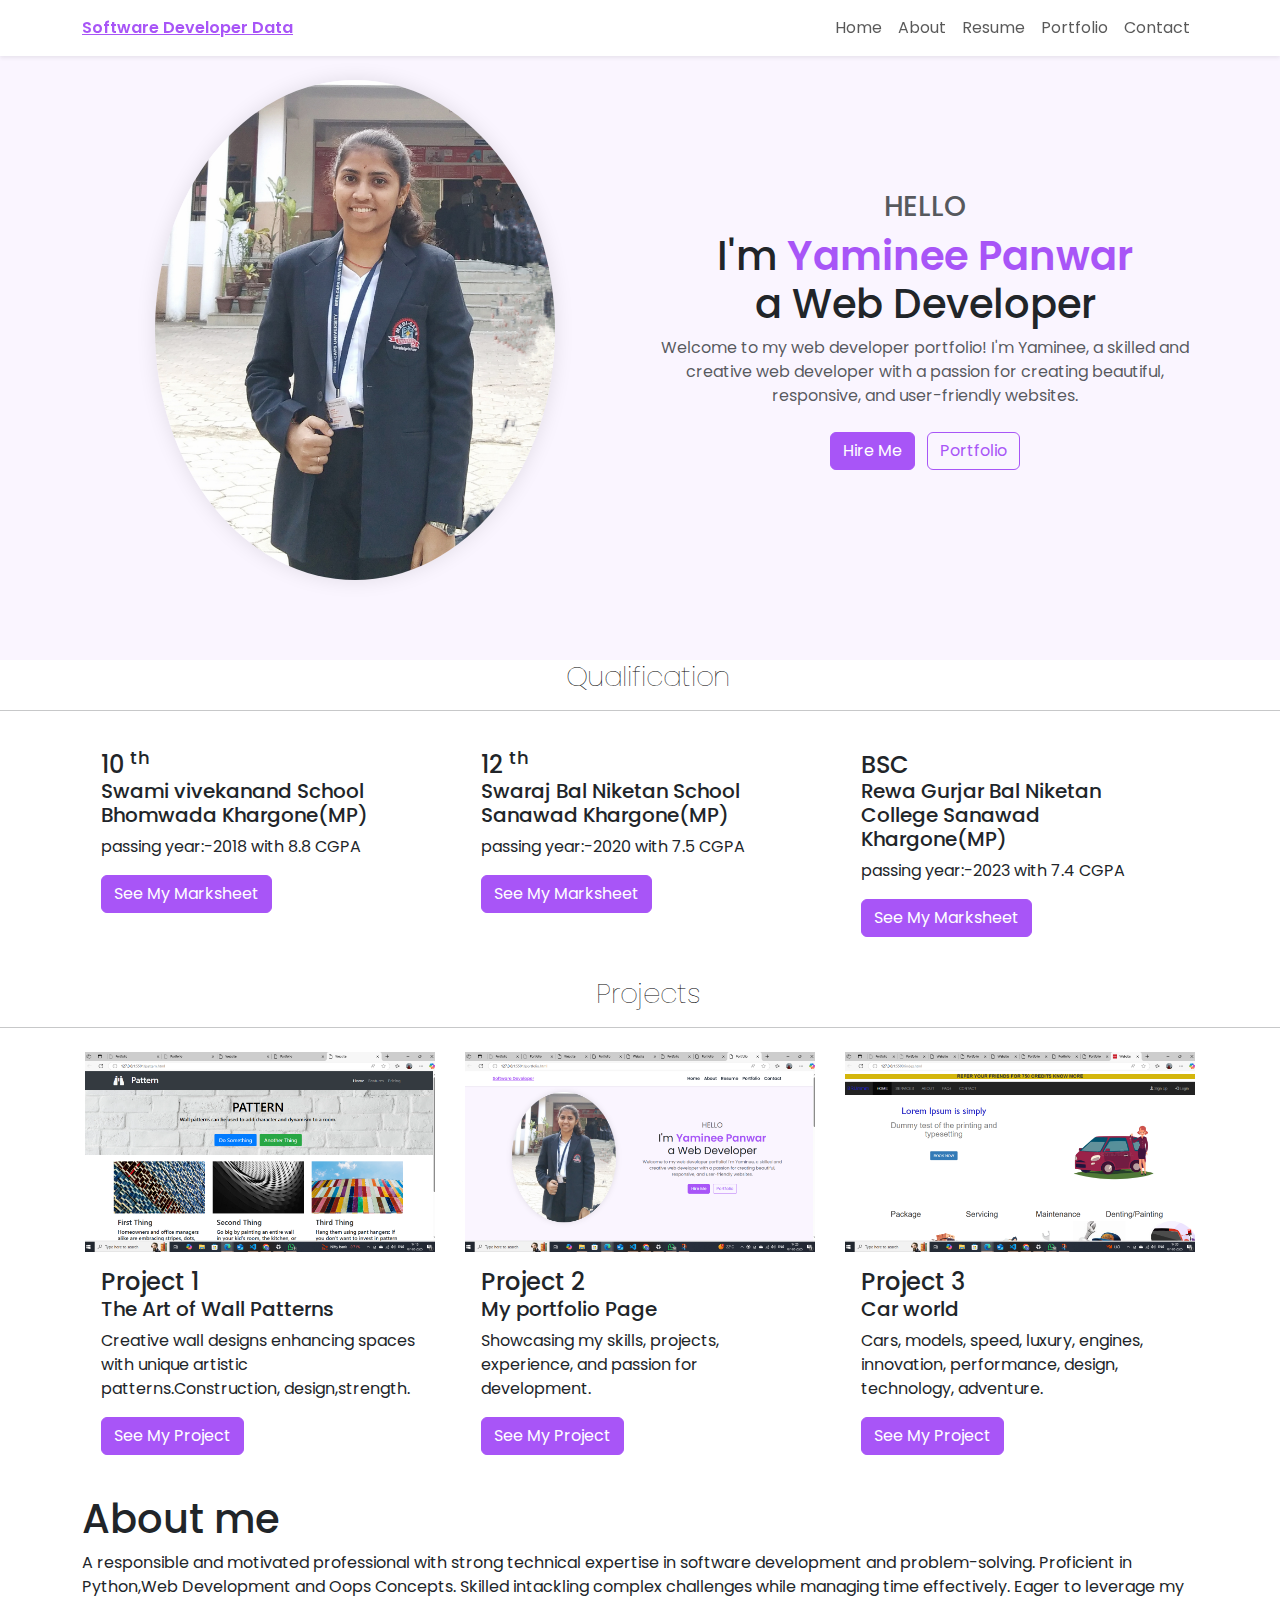
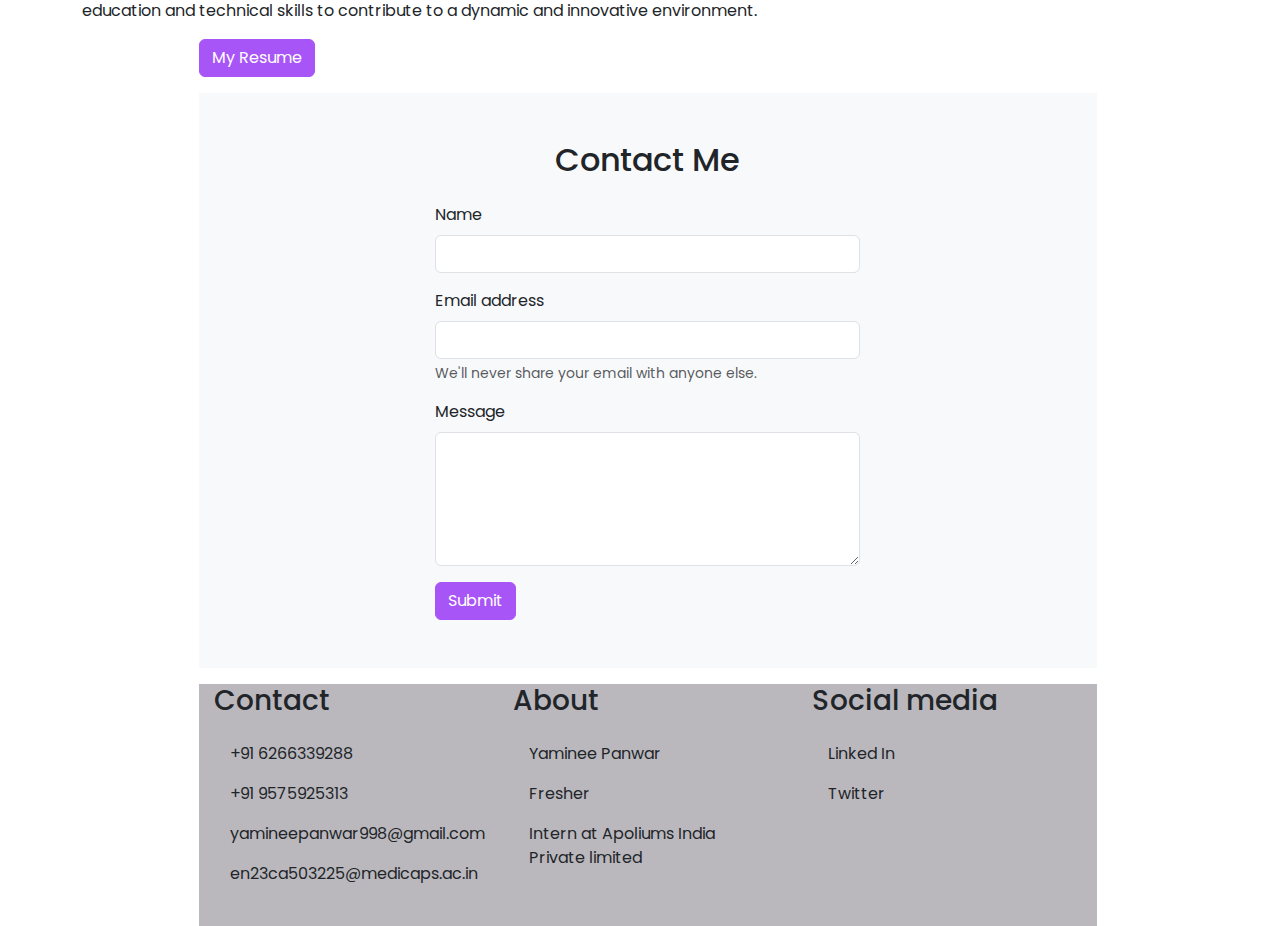
<file: index.html>
<!DOCTYPE html>
<html>

<head>
  <title>Portfolio</title>
  <link href="https://cdn.jsdelivr.net/npm/bootstrap@5.3.0/dist/css/bootstrap.min.css" rel="stylesheet">
  <link href="https://fonts.googleapis.com/css2?family=Poppins:wght@400;600;700&display=swap" rel="stylesheet">
  <link rel="stylesheet" href="port.css">
</head>

<body>
  <nav class="navbar navbar-expand-lg fixed-top shadow-sm">
    <div class="container">
      <a class="navi" href="#">Software Developer Data</a>
      <button class="navbar-toggler" type="button" data-bs-toggle="collapse" data-bs-target="#navbarNav">
        <span class="navbar-toggler-icon"></span>
      </button>
      <div class="collapse navbar-collapse" id="navbarNav">
        <ul class="navbar-nav ms-auto">
          <li class="nav-item"><a class="nav-link" href="#">Home</a></li>
          <li class="nav-item"><a class="nav-link" href="#">About</a></li>
          <li class="nav-item"><a class="nav-link" href="#">Resume</a></li>
          <li class="nav-item"><a class="nav-link" href="#">Portfolio</a></li>
          <li class="nav-item"><a class="nav-link" href="#">Contact</a></li>
        </ul>
      </div>
    </div>
  </nav>
  <section class="pro d-flex align-items-center">
    <div class="container text-center">
      <div class="row align-items-center">
        <div class="col-lg-6 col-sm-12">
          <img src="passport photo1.jpg" alt="profile" class="profile-img">
        </div>
        <div class="col-lg-6 col-sm-12">
          <h3 class="subtitle text-muted">HELLO</h3>
          <h1 class="title">I'm <span>Yaminee Panwar</span><br>a Web Developer</h1>
          <p class="text-muted">Welcome to my web developer portfolio! I'm Yaminee, a skilled and creative web
            developer with a passion for creating beautiful, responsive, and user-friendly websites.</p>
          <div class="mt-4">
            <a href="#" class="btn btn-primary me-2">Hire Me</a>
            <a href="#" class="btn btn-outline-primary">Portfolio</a>
          </div>
        </div>
      </div>
    </div>
  </section>
  <div class="o">
    <h3 style="color: black; font-weight: 50;">Qualification</h3>
  </div>
  <hr>
  <div class="container mt-4">
    <div class="row">
      <div class="col-lg-4 col-md-6 col-sm-12 mb-4">
        <div class="content">
          <h4 class="card-title">10 <sup>th</sup></h4>
          <h5 class="card-text">Swami vivekanand School Bhomwada Khargone(MP)</h5>
          <p>passing year:-2018 with 8.8 CGPA</p>
          <a href="https://1drv.ms/b/c/4f2186ea8c4cb4e6/EUAUP6JEeF1Bl49qWVxP-GABpI1pZmZSvrqbtqTiH5S-2Q?e=iQfVjL"
            class="btn btn-primary">See My Marksheet</a>
        </div>
      </div>
      <div class="col-lg-4 col-md-6 col-sm-12 mb-4">
        <div class="content">
          <h4 class="card-title">12 <sup>th</sup></h4>
          <h5 class="card-text">Swaraj Bal Niketan School Sanawad Khargone(MP)</h5>
          <p>passing year:-2020 with 7.5 CGPA</p>
          <a href="https://1drv.ms/b/c/4f2186ea8c4cb4e6/EfBxMTyOK3FJoWPaGg8LdH8Bhi6wNCEbnesOQ0CnqRb5BA?e=dA6syB"
            class="btn btn-primary">See My Marksheet</a>
        </div>
      </div>
      <div class="col-lg-4 col-md-6 col-sm-12 mb-4">
        <div class="content">
          <h4 class="card-title">BSC</h4>
          <h5 class="card-text">Rewa Gurjar Bal Niketan College Sanawad Khargone(MP)</h5>
          <p>passing year:-2023 with 7.4 CGPA</p>
          <a href="https://1drv.ms/b/c/4f2186ea8c4cb4e6/EboBYLrIHMlJkDl5tujir9MBanPzfQyaKKD_bSOqDAuLmg?e=6hl5bh"
            class="btn btn-primary">See My Marksheet</a>
        </div>
      </div>
    </div>
  </div>
  <div class="Q">
    <h3 style="color: black; font-weight: 50;">Projects</h3>
  </div>
  <hr>
  <div class="container mt-4">
    <div class="row">
      <div class="col-lg-4 col-md-6 col-sm-12 mb-4">
        <div class="image">
          <div style="background-image: url(2025-02-07.png);" class="img"></div>
        </div>
        <div class="content">
          <h4 class="card-title">Project 1</h4>
          <h5 class="card-text">The Art of Wall Patterns</h5>
          <p>Creative wall designs enhancing spaces with unique artistic patterns.Construction, design,strength.</p>
          <a href="#" class="btn btn-primary">See My Project</a>
        </div>
      </div>
      <div class="col-lg-4 col-md-6 col-sm-12 mb-4">
        <div class="image">
          <div style="background-image: url(2025-02-07\ \(2\).png);" class="img"></div>
        </div>
        <div class="content">
          <h4 class="card-title">Project 2</h4>
          <h5 class="card-text">My portfolio Page</h5>
          <p>Showcasing my skills, projects, experience, and passion for development.</p>
          <a href="#" class="btn btn-primary">See My Project</a>
        </div>
      </div>
      <div class="col-lg-4 col-md-6 col-sm-12 mb-4">
        <div class="image">
          <div style="background-image: url(2025-02-07\ \(3\).png);" class="img"></div>
        </div>
        <div class="content">
          <h4 class="card-title">Project 3</h4>
          <h5 class="card-text">Car world</h5>
          <p>Cars, models, speed, luxury, engines, innovation, performance, design, technology, adventure.</p>
          <a href="#" class="btn btn-primary">See My Project</a>
        </div>
      </div>
    </div>
  </div>
  <div class="jumbotron jumbotron-fluid">
    <div class="container">
      <h1>About me</h1>
      <p>A responsible and motivated professional with strong technical expertise in software development and
        problem-solving. Proficient in Python,Web Development and Oops Concepts. Skilled intackling complex
        challenges while managing time effectively. Eager to leverage my education and technical skills to
        contribute to a dynamic and innovative environment.</p>
    </div>
  </div>
  <div class="d-grid gap-3 button">
    <a href="https://1drv.ms/b/c/4f2186ea8c4cb4e6/EWpvp7mcMmFGqNj3gYnEIL4Bp90jp0gij8ebZFm92W-UrQ?e=3uq9Oa">
      <button type="button" class="btn btn-primary btn-block">My Resume</button>
    </a>
    <section id="contact" class="py-5 bg-light">
      <div class="container">
        <h2 class="text-center mb-4">Contact Me</h2>
        <div class="row">
          <div class="col-md-6 mx-auto">
            <form>
              <div class="mb-3">
                <label for="name" class="form-label">Name</label>
                <input type="text" class="form-control" id="name" required>
              </div>
              <div class="mb-3">
                <label for="email" class="form-label">Email address</label>
                <input type="email" class="form-control" id="email" aria-describedby="emailHelp" required>
                <div id="emailHelp" class="form-text">We'll never share your email with anyone else.</div>
              </div>
              <div class="mb-3">
                <label for="message" class="form-label">Message</label>
                <textarea class="form-control" id="message" rows="5" required></textarea>
              </div>
              <button type="submit" class="btn btn-primary">Submit</button>
            </form>
          </div>
        </div>
      </div>
    </section>
    <div class="container" style="background-color:#bab8bd;">
      <div class="row">
        <div class="col-lg-4 col-md-6 col-sm-12 mb-4">
          <div class="heading">
            <h3>Contact</h3>
          </div>
          <div class="content">
            <p class="card-text">+91 6266339288</p>
            <p class="card-text">+91 9575925313</p>
            <p class="card-text">yamineepanwar998@gmail.com</p>
            <p class="card-text">en23ca503225@medicaps.ac.in</p>
          </div>
        </div>
        <div class="col-lg-4 col-md-6 col-sm-12 mb-4">
          <div class="heading">
            <h3>About</h3>
          </div>
          <div class="content">
            <p class="card-text">Yaminee Panwar</p>
            <p class="card-text">Fresher</p>
            <p class="card-text">Intern at Apoliums India Private limited</p>
          </div>
        </div>
        <div class="col-lg-4 col-md-6 col-sm-12 mb-4">
          <div class="heading">
            <h3>Social media</h3>
          </div>
          <div class="content">
            <p class="card-text">Linked In</p>
            <p class="card-text">Twitter</p>
          </div>
        </div>
      </div>
    </div>
  </div>
</body>

</html>
</file>
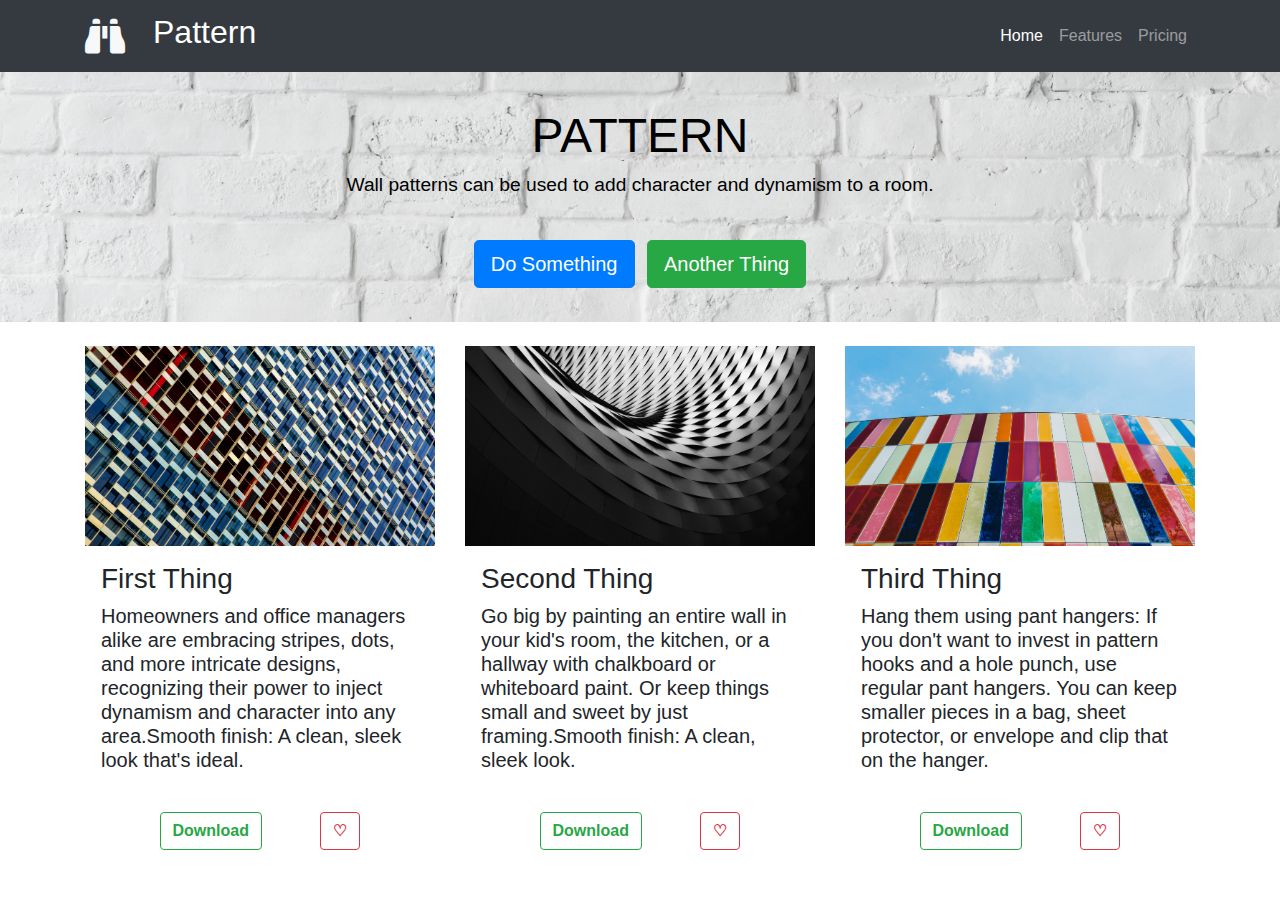
<file: pattern.html>
<!DOCTYPE html>
<html lang="en">

<head>
    <meta charset="UTF-8">
    <meta name="viewport" content="width=device-width, initial-scale=1.0">
    <title>Website</title>
    <link rel="stylesheet" href="https://cdn.jsdelivr.net/npm/bootstrap@4.6.2/dist/css/bootstrap.min.css">

    <script src="https://cdn.jsdelivr.net/npm/jquery@3.7.1/dist/jquery.slim.min.js"></script>

    <script src="https://cdn.jsdelivr.net/npm/popper.js@1.16.1/dist/umd/popper.min.js"></script>

    <script src="https://cdn.jsdelivr.net/npm/bootstrap@4.6.2/dist/js/bootstrap.bundle.min.js"></script>
    <link rel="stylesheet" href="https://cdnjs.cloudflare.com/ajax/libs/font-awesome/6.7.2/css/all.min.css"
        integrity="sha512-Evv84Mr4kqVGRNSgIGL/F/aIDqQb7xQ2vcrdIwxfjThSH8CSR7PBEakCr51Ck+w+/U6swU2Im1vVX0SVk9ABhg=="
        crossorigin="anonymous" referrerpolicy="no-referrer" />
    <link rel="stylesheet" href="pattern.css">
</head>

<body>
    <nav class="navbar navbar-expand-lg navbar-dark bg-dark">
        <div class="container"> <a class="navbar-brand" href="#">
                <div class="d-flex align-items-center">
                    <i class="fa-solid fa-binoculars fa-2xl mr-2" style="color: #f6f8f9;"></i>
                    <h2>Pattern</h2>
                </div>
            </a>
            <button class="navbar-toggler" type="button" data-toggle="collapse" data-target="#navbarNav"
                aria-controls="navbarNav" aria-expanded="false" aria-label="Toggle navigation">
                <span class="navbar-toggler-icon"></span>
            </button>
            <div class="collapse navbar-collapse" id="navbarNav">
                <ul class="navbar-nav ml-auto">
                    <li class="nav-item active">
                        <a class="nav-link" href="#">Home <span class="sr-only">(current)</span></a>
                    </li>
                    <li class="nav-item">
                        <a class="nav-link" href="#">Features</a>
                    </li>
                    <li class="nav-item">
                        <a class="nav-link" href="#">Pricing</a>
                    </li>
                </ul>
            </div>
        </div>
    </nav>
    <div class="hero" style="background-image: url(header.jpeg);">
        <div class="container h-100 d-flex flex-column justify-content-center align-items-center">
            <div class="heading text-center">
                <h1 style="color: black;">PATTERN</h1>
                <h4 style="color: black;">Wall patterns can be used to add character and dynamism to a room.
                </h4>
            </div>
            <div class="div-btn mt-3">
                <button type="button" class="btn btn-primary btn-lg mr-2">Do Something</button>
                <button type="button" class="btn btn-success btn-lg">Another Thing</button>
            </div>
        </div>
    </div>

    <div class="container mt-4">
        <div class="row">
            <div class="col-lg-4 col-md-6 col-sm-12 mb-4">
                <div class="image">
                    <div style="background-image: url(pattern1.jpeg);" class="img"></div>
                </div>
                <div class="content">
                    <h3>First Thing</h3>
                    <h5>Homeowners and office managers alike are embracing stripes, dots, and more intricate designs,
                        recognizing their power to inject dynamism and character into any area.Smooth finish: A clean,
                        sleek look that's ideal.</h5>
                </div>
                <div class="dow">
                    <button type="button" class="btn btn-outline-success"><b>Download</b></button>
                    <button type="button" class="btn btn-outline-danger"> <b>&#9825;</b></button>
                </div>
            </div>
            <div class="col-lg-4 col-md-6 col-sm-12 mb-4">
                <div class="image">
                    <div style="background-image: url(pattern2.jpeg);" class="img"></div>
                </div>
                <div class="content">
                    <h3>Second Thing</h3>
                    <h5>Go big by painting an entire wall in your kid's room, the kitchen, or a hallway with chalkboard
                        or whiteboard paint. Or keep things small and sweet by just framing.Smooth finish: A clean,
                        sleek look.
                    </h5>
                </div>
                <div class="dow">
                    <button type="button" class="btn btn-outline-success"><b>Download</b></button>
                    <button type="button" class="btn btn-outline-danger"> <b>&#9825;</b></button>
                </div>
            </div>
            <div class="col-lg-4 col-md-6 col-sm-12 mb-4">
                <div class="image">
                    <div style="background-image: url(pattern3.jpeg);" class="img"></div>
                </div>
                <div class="content">
                    <h3>Third Thing</h3>
                    <h5>Hang them using pant hangers: If you don't want to invest in pattern hooks and a hole punch,
                        use regular pant hangers. You can keep smaller pieces in a bag, sheet protector, or envelope
                        and clip that on the hanger.</h5>
                </div>
                <div class="dow">
                    <button type="button" class="btn btn-outline-success"><b>Download</b></button>
                    <button type="button" class="btn btn-outline-danger"> <b>&#9825;</b></button>
                </div>
            </div>
        </div>
    </div>
</body>

</html>
</file>
<file: port.css>
body {
    font-family: 'Poppins', sans-serif;
  }
  .navbar {
    background-color: #ffffff;
  }
  .navi {
    color: #a855f7;
    font-weight: 600;
  }
  .navbar-nav.nav-link {
    font-weight: 600;
    color: #1f2937;
  }
  .navbar-nav.nav-link:hover {
    color: #ca8a04;
  }
  .pro {
    background-color: #faf5ff;
    padding: 80px 0;
    text-align: center;
  }
  .title span {
    color: #a855f7;
    font-weight: 600;
  }
  .btn-primary {
    background-color: #a855f7;
    border-color: #a855f7;
  }
  .btn-primary:hover {
    background-color: #9333ea;
    border-color: #9333ea;
  }
  .btn-outline-primary {
    color: #a855f7;
    border-color: #a855f7;
  }
  .btn-outline-primary:hover {
    background-color: #9333ea;
    color: #ffffff;
  }
  .profile-img {
    width: min(400px, 100%);
    max-width: 100%;
    border-radius: 50%;
    box-shadow: 0 0 20px rgba(0, 0, 0, 0.1);
  }
  .img {
    height: 200px;
    width: 100%;
    background-size: cover;
    background-position: center;
  }
  .image {
    overflow: hidden;
  }
  .content {
    padding: 1rem;
  }
  .dow {
    padding: 1rem;
    display: flex;
    justify-content: space-evenly;
  }.o {
    padding-left: 15px;
  }
  .Q {
    padding-left: 15px;
  }
  .button {
    padding-left: 15px;
  }
  
  @media (max-width: 768px) {
  .pro {
      padding: 40px 0;
    }
  
  .profile-img {
      margin-bottom: 20px;
    }
  
  .o,
  .Q,
  .button {
      padding-left: 15px;
    }
  }
  
  @media (min-width: 768px) {
  .container.mt-4 {
      display: flex;
      justify-content: center;
      flex-wrap: wrap;
    }
  
  .col-lg-4.col-md-6.col-sm-12.mb-4 {
      width: 33.33%;
      box-sizing: border-box;
      padding: 0 15px;
    }
  
  .d-grid.gap-3.button {
      display: flex;
      justify-content: center;
    }
  
  .d-grid.gap-3.button a,
  .d-grid.gap-3.button.btn {
      width: auto;
    }
  
  .o,
  .Q {
      text-align: center;
    }
  }
</file>
<file: pattern.css>
h2 {
    margin-left: 20px; 
}

.hero {
    height: 250px;
    background-size: cover;    
    color: white;
}

.heading {
    text-align: center; 
    margin-bottom: 20px; 
}

h1 {
    font-size: 3rem; 
}

h4 {
    font-size: 1.2rem; 
}

.img {
    height: 200px; 
    width: 100%;   
    background-size: cover;
    background-position: center;
 }

.image {
    overflow: hidden; 
}

.content {
    padding: 1rem; 
}

.dow {
    padding: 1rem; 
    display: flex;
    justify-content: space-evenly;
    
}

.navbar-brand {
    display: flex; 
    align-items: center; 
}
</file>
